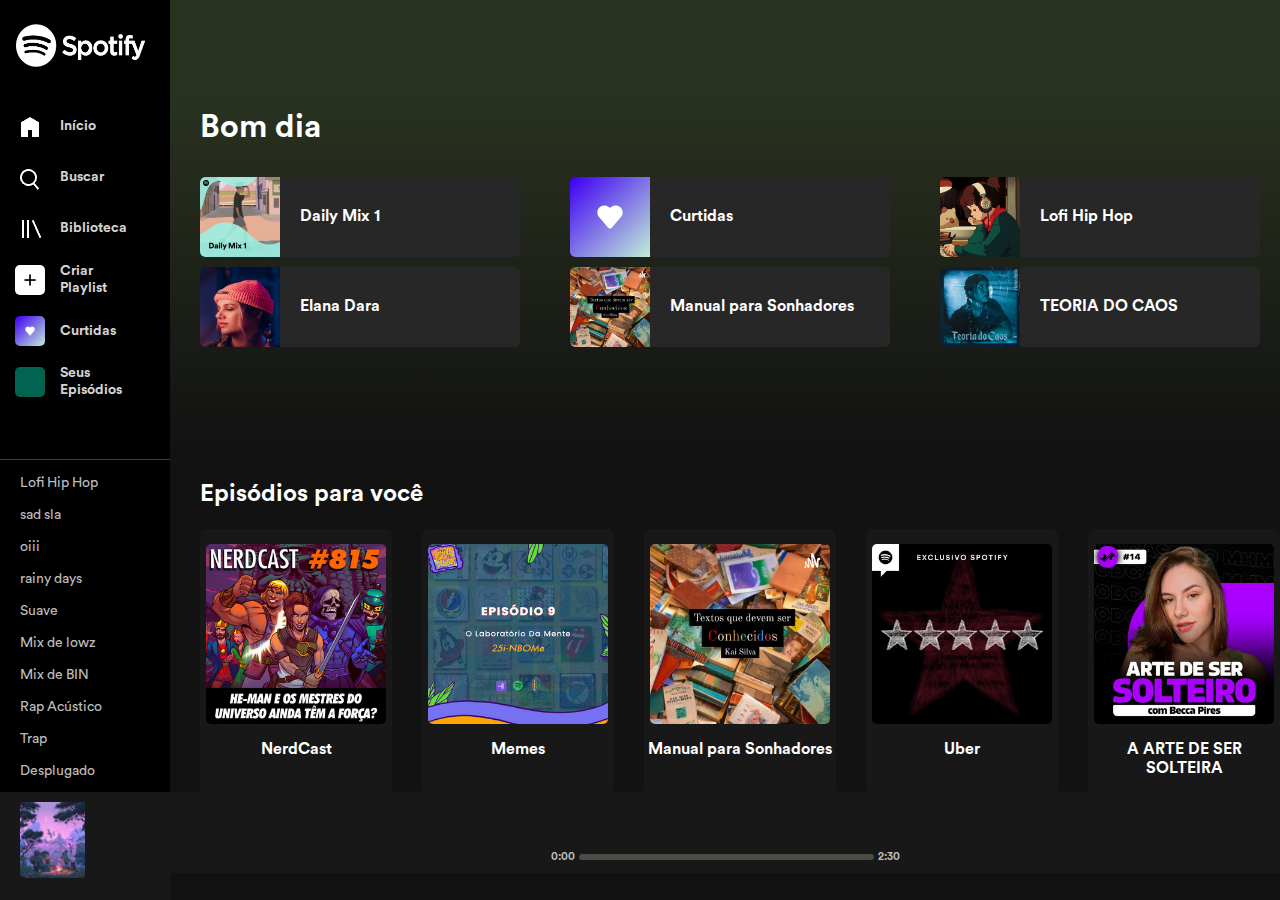
<file: index.html>
<!DOCTYPE html>
<html lang="pt-br">
<head>
    <meta charset="UTF-8">
    <meta http-equiv="X-UA-Compatible" content="IE=edge">
    <meta name="viewport" content="width=device-width, initial-scale=1.0">
    <title>Spotify - Web Player</title>
    <link rel="stylesheet" href="style.css">
    <link rel="shortcut icon" href="favicon.ico" type="image/x-icon">
</head>
<body>
    <div class="container">
        <div class="menu">
            <header>
                <img src="imagens/logo.png" alt="" class="logo">
            </header>
            <nav>
                <img src="imagens/inicio.png" class="nav"><a href="#">Início</a>
                <img src="imagens/buscar.png" class="nav"><a href="busca.html">Buscar</a>
                <img src="imagens/biblioteca.png" class="nav"><a href="#">Biblioteca</a>

                <img src="imagens/teste.png" class="nav"><a href="#">Criar Playlist</a>
                <img src="imagens/curtidas.png" class="nav"><a href="#">Curtidas</a>
                <img src="imagens/verde.png" class="nav"><a href="#">Seus Episódios</a>
            </nav>
            <main>
                <a href="">Lofi Hip Hop</a>
                <a href="">sad sla</a>
                <a href="">oiii</a>
                <a href="">rainy days</a>
                <a href="">Suave</a>
                <a href="">Mix de lowz</a>
                <a href="">Mix de BIN</a>
                <a href="">Rap Acústico</a>
                <a href="">Trap</a>
                <a href="">Desplugado</a>
            </main>

            <footer>
                <img src="imagens/img-pq.jfif" alt="" class="musica">
            </footer>
        </div>

        <div class="main">
            <nav></nav>
            <header>
                <h2>Bom dia</h2>
                <section>
                    <div class="caixa">
                        <img src="imagens/daily-mix-1.jfif" alt="">
                        <p>Daily Mix 1</p>
                    </div>
                    <div class="caixa">
                        <img src="imagens/curtidas.png" alt=""> <p>Curtidas</p>
                    
                    </div>
                    <div class="caixa">
                        <img src="imagens/lolify.jfif" alt="">
                        <p>Lofi Hip Hop</p>
                    </div>
                    <div class="caixa">
                        <img src="imagens/elana.jfif" alt="">
                        <p>Elana Dara</p>
                    </div>
                     <div class="caixa">
                        <img src="imagens/imagem6.jfif" alt="">
                        <p>Manual para Sonhadores</p>
                    </div>
                    <div class="caixa">
                        <img src="imagens/teoria-do-caos.jfif" alt=""> <p>TEORIA DO CAOS</p>
                    </div>
                </section>
            </header>

            <main>
                <a href="#" class="topico">Episódios para você</a>
                <section class="albuns">
                    <div class="img-g">
                        <img src="imagens/nerdcast.jfif" alt="">
                        <p>NerdCast</p>
                    </div>
                    <div class="img-g">
                        <img src="imagens/memes.jfif" alt="">
                        <p>Memes</p>
                    </div>
                    <div class="img-g">
                        <img src="imagens/imagem6.jfif" alt="">
                        <p>Manual para Sonhadores</p>
                    </div>
                    <div class="img-g">
                        <img src="imagens/uber.jfif" alt="">
                        <p>Uber</p>
                    </div>
                    <div class="img-g">
                        <img src="imagens/arte-solteira.jfif" alt="">
                        <p>A ARTE DE SER SOLTEIRA</p>
                    </div>
                </section>

                <a href="#" class="topico">Feitos para Usuário</a>
                <section class="albuns">
                    <div class="img-g">
                        <img src="imagens/daily-mix-1.jfif" alt="">
                        <p>Daily Mix 1</p>
                    </div>
                    <div class="img-g">
                        <img src="imagens/daily-mix-2.jfif" alt="">
                        <p>Daily Mix 2</p>
                    </div>
                    <div class="img-g">
                        <img src="imagens/daily-mix-3.jfif" alt="">
                        <p>Daily Mix 3</p>
                    </div>
                    <div class="img-g">
                        <img src="imagens/daily-mix-4.jfif" alt="">
                        <p>Daily Mix 3</p>
                    </div>
                    <div class="img-g">
                        <img src="imagens/daily-mix-5.jfif" alt="">
                        <p>Daily Mix 3</p>
                    </div>
                </section>

                <a href="#" class="topico">Mix mais ouvidos</a>
                <section class="albuns">
                    <div class="img-g">
                        <img src="imagens/mix-elana.jfif" alt="">
                        <p>Mix Elana</p>
                    </div>
                    <div class="img-g">
                        <img src="imagens/mix-xama.jfif" alt="">
                        <p>Mix Xamã</p>
                    </div>
                    <div class="img-g">
                        <img src="imagens/mix-relax.jfif" alt="">
                        <p>Mix relax</p>
                    </div>
                    <div class="img-g">
                        <img src="imagens/mix-romantico.jfif" alt="">
                        <p>Mix romântico</p>
                    </div>
                    <div class="img-g">
                        <img src="imagens/mix-2010.jfif" alt="">
                        <p>Mix anos 2010</p>
                    </div>
                </section>
            </main>
        </div>
        <footer id="player">
            <div id="controle">
            </div>
            <div id="barra">
                <p>0:00</p><div id='bloco'></div><p>2:30</p>
            </div>
        </footer>
    </div>
</body>
</html>
</file>
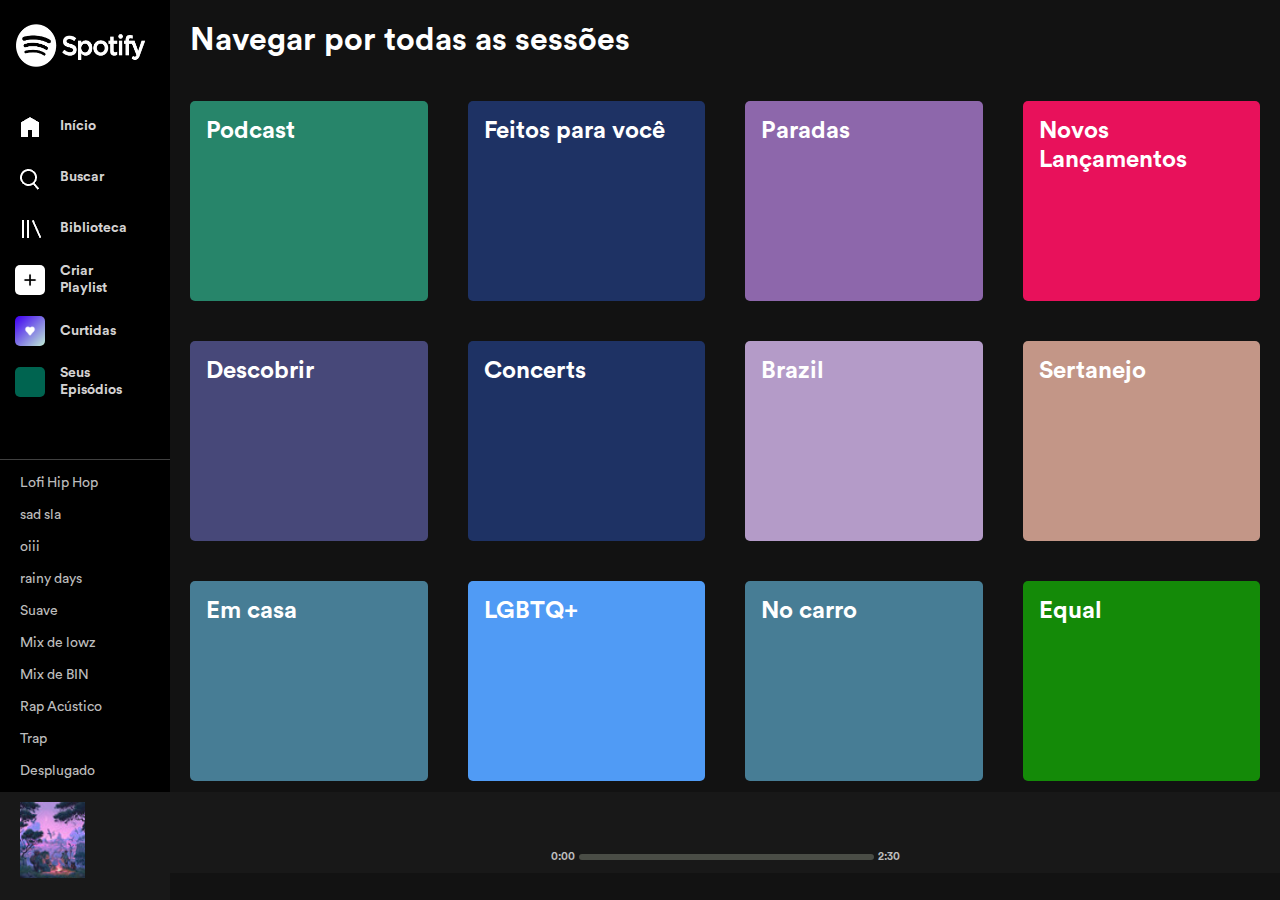
<file: busca.html>
<!DOCTYPE html>
<html lang="pt-br">
<head>
    <meta charset="UTF-8">
    <meta http-equiv="X-UA-Compatible" content="IE=edge">
    <meta name="viewport" content="width=device-width, initial-scale=1.0">
    <title>Spotify - Buscar</title>
    <link rel="stylesheet" href="style.css">
    <link rel="shortcut icon" href="favicon.ico" type="image/x-icon">
</head>
<body>
    <div class="container">
        <div class="menu">
            <header>
                <img src="imagens/logo.png" alt="" class="logo">
            </header>
            <nav>
                <img src="imagens/inicio.png" class="nav"><a href="index.html">Início</a>
                <img src="imagens/buscar.png" class="nav"><a href="#">Buscar</a>
                <img src="imagens/biblioteca.png" class="nav"><a href="#">Biblioteca</a>

                <img src="imagens/teste.png" class="nav"><a href="#">Criar Playlist</a>
                <img src="imagens/curtidas.png" class="nav"><a href="#">Curtidas</a>
                <img src="imagens/verde.png" class="nav"><a href="#">Seus Episódios</a>
            </nav>
            <main>
                <a href="">Lofi Hip Hop</a>
                <a href="">sad sla</a>
                <a href="">oiii</a>
                <a href="">rainy days</a>
                <a href="">Suave</a>
                <a href="">Mix de lowz</a>
                <a href="">Mix de BIN</a>
                <a href="">Rap Acústico</a>
                <a href="">Trap</a>
                <a href="">Desplugado</a>
            </main>

            <footer>
                <img src="imagens/img-pq.jfif" alt="" class="musica">
            </footer>
        </div>
        <div class="busca">
            <h1>Navegar por todas as sessões</h1>
            <section>
                <div class="generos" style="background-color: #27856A;">
                    <h2>Podcast</h2>
                </div>
                <div class="generos" style="background-color: #1E3264;">
                    <h2>Feitos para você</h2>
                </div>
                <div class="generos" style="background-color: #8D67AB;">
                    <h2>Paradas</h2>
                </div>
                <div class="generos" style="background-color: #E8115B;">
                    <h2>Novos Lançamentos</h2>
                </div>
                <div class="generos" style="background-color: #474879;">
                    <h2>Descobrir</h2>
                </div>
                <div class="generos" style="background-color: #1E3264;">
                    <h2>Concerts</h2>
                </div>
                <div class="generos" style="background-color: #B49BC8;">
                    <h2>Brazil</h2>
                </div>
                <div class="generos" style="background-color: #C39687;">
                    <h2>Sertanejo</h2>
                </div>
                <div class="generos" style="background-color: #477D95;">
                    <h2>Em casa</h2>
                </div>
                <div class="generos" style="background-color: #509BF5;">
                    <h2>LGBTQ+</h2>
                </div>
                <div class="generos" style="background-color: #477D95;">
                    <h2>No carro</h2>
                </div>
                <div class="generos" style="background-color: #148A08;">
                    <h2>Equal</h2>
                </div>
                <div class="generos" style="background-color: #F037A5;">
                    <h2>Samba & Pagode</h2>
                </div>
                <div class="generos" style="background-color: #A56752;">
                    <h2>Bem-estar</h2>
                </div>
                <div class="generos" style="background-color: #509BF5;">
                    <h2>Cristã</h2>
                </div>
                <div class="generos" style="background-color: #9CF0E1;">
                    <h2>Amplifica</h2>
                </div>
                <div class="generos" style="background-color: #D7F27D;">
                    <h2>MBP</h2>
                </div>
                <div class="generos" style="background-color: #477D95;">
                    <h2>Música Ambiente</h2>
                </div>
                <div class="generos" style="background-color: #8D67AB;">
                    <h2>Criança e Família</h2>
                </div>
                <div class="generos" style="background-color: #477D95;">
                    <h2>Relax</h2>
                </div>
            </section>
        </div>
        <footer id="player">
            <div id="controle">
            </div>
            <div id="barra">
                <p>0:00</p><div id='bloco'></div><p>2:30</p>
            </div>
        </footer>
    </div>
</body>
</html>
</file>
<file: style.css>
@font-face {
    font-family: 'Circular-bold';
    src: url(Circular/CircularStd-Bold.otf);
}

@font-face {
    font-family: 'Circular-book';
    src: url(Circular/CircularStd-Book.otf);
}

body{
    height: 100%;
    width: 100%;
    margin: 0px;
    background-color: #121212;
}

img{
    height: 50px;
    width: 50px;
}

h2{
    font-size: 2em;
}

a, p, h1, h2{
    color: white;
    font-family: 'Circular-bold', sans-serif;
}

::-webkit-scrollbar {
    width: 12px;
}

::-webkit-scrollbar-thumb {
    background: #585858; 
}

.container{
    display: grid;
    grid-template-columns: repeat(8, 1fr);
    grid-template-rows: 88vh 0vh;
}

.menu{
    display: grid;
    grid-template-rows: 9vh  42vh 37vh 12vh;
    grid-column: 1/1;
    width: 170px;
    background-color: #000000;
}

.logo{
    width: 80%;
    padding: 24px 15px;
    height: 43px;
}

.menu > main > a, .menu > nav > a{
    display: block;
}

.menu > main{
    overflow-y: scroll;
    border-top: 1px solid #404040;
    overflow-x: hidden;
}

.menu > nav{
    display: grid;
    grid-template-columns: repeat(6, 1fr);
    grid-template-rows: repeat(7, 1fr);
    margin-top: 20px;
}

.menu > nav a{
    grid-column: 3/3;
    margin: auto 0px auto 15px;
    text-decoration: none;
    font-size: 14px;
    color: #d3d2d2;
}

.menu > nav a:hover{
    color: #ffffff;
    transition-duration: 0.5s;
}

.menu > footer{
    background-color: #181818;
}

.nav{
    grid-column: 2/2;
    height: 30px;
    width: 30px;
    margin: auto;
    border-radius: 5px;
}


.menu > main a{
    margin: 15px 20px;
    text-decoration: none;
    font-family: 'Circular-book', sans-serif;
    color: #BCBCBC;
    font-size: 14px;
}

.menu > main a:hover{
    color: #ffffff;
}

.main{
        display: grid;
        grid-template-rows: 9vh 41vh 50vh;
        grid-column: 2/9;
        background-color: #121212;
        overflow-y: scroll;
}

.main > nav{
    background-color: #2A3320;
}

.main > header{
    background-image: linear-gradient(180deg, #2A3320, #121212);
    overflow-y: auto;
}

.main > main{
    margin-top: 15px;
}


.main h2, a{
    margin-left: 30px;
}

section{
    display: flex;
    flex-wrap: wrap;
    max-width: 100%;
}

.caixa{
    flex: 1 1 260px;
    background-color: #272727;
    margin: 5px 20px 5px 30px;
    border-radius: 5px;
    overflow: hidden;
    text-overflow: ellipsis;
    white-space: nowrap;
}

.caixa:hover{
    background-color: #424242;
    transition-duration: 0.7s;
    cursor: pointer;
}

.caixa > img{
    float: left;
    height: 80px;
    width: 80px;
    border-radius: 5px 0px 0px 5px
}

.caixa > p{
    margin-top: 30px;
    font-size: 1em;
    padding-left: 20px;
    display: inline-block;
}

.albuns{
    display: flex;
    flex-wrap: wrap;
    max-width: 100%;
}
.img-g{
    flex: 1 1 150px;
    background-color: #181818;
    margin: 20px 0px 20px 30px;
    border-radius: 7px;
}

.img-g:hover{
    background-color: #333333;
    transition-duration: 0.7s;
    cursor: pointer;
}

.img-g  p{
    text-align: center;
}

.img-g > img{
    display: block;
    margin: 15px auto 0px auto;
    height: 180px;
    width: 180px;
    border-radius: 5px;
}

#barra{
    margin: 0 auto;
}

#barra > p{
    display: inline-block;
    margin: 0px;
    font-size: 11px;
    color: #BCBCBC;
}

#bloco{
    background-color: #4A4D46;
    display: inline-block;
    margin: 0 4px;
    width: 295px;
    height: 6px;
    border-radius: 6px;
}

.musica{
    display: block;
    height: 70%;
    width: 38%;
    margin-left: 20px;
    padding: 10px 0px;
}

.topico{
    text-decoration: none;
    display: block;
    font-size: 1.5em;
    margin-top: 15px;
}

.topico:hover{
    text-decoration: underline;
}

.container > footer{
    grid-column: 2/9;
    background-color: #181818;
    height: 81px;
}

#player{
    display: grid;
    grid-template-columns: repeat(8, 1fr);
    grid-template-rows: repeat(3, 1fr);
}

#player > #barra{
    grid-column: 1/9;
    grid-row: 3;
}

.busca{
    grid-column: 2/9;
    overflow-y: scroll;
}

.busca h1{
    margin-left: 20px;
}

.busca > section{
    display: flex;
    flex-wrap: wrap;
    max-width: 100%;
}

.busca h2 {
    padding: 16px;
    margin: 0;
    font-size: 24px;
}

.generos{
    border-radius: 5px;
    flex: 1 1 190px;
    height: 200px;
    width: 200px;
    margin: 20px;
    cursor: pointer;
}
</file>
